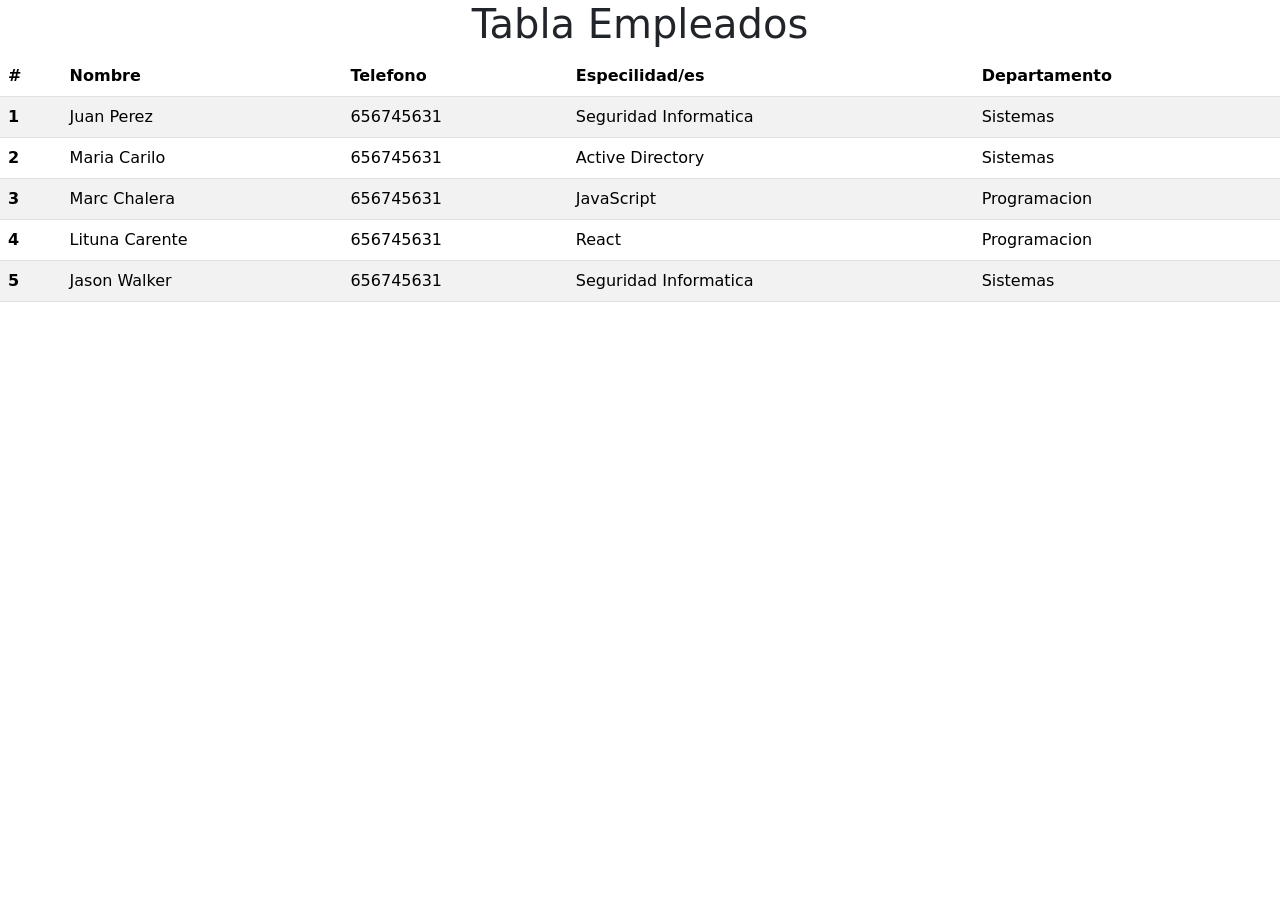
<file: Ex-2/index.html>
<!DOCTYPE html>
<html lang="en">
<head>
    <meta charset="UTF-8">
    <meta http-equiv="X-UA-Compatible" content="IE=edge">
    <meta name="viewport" content="width=device-width, initial-scale=1.0">
    <title>Document</title>
    <script defer src="/Ex-2/app.js"></script>
    <link href="https://cdn.jsdelivr.net/npm/bootstrap@5.3.0-alpha1/dist/css/bootstrap.min.css" rel="stylesheet" integrity="sha384-GLhlTQ8iRABdZLl6O3oVMWSktQOp6b7In1Zl3/Jr59b6EGGoI1aFkw7cmDA6j6gD" crossorigin="anonymous">
    
</head>
<body>
    
    <table class="table table-striped table-gray table-hover">
        <thead>
            <h1 class="text-center">Tabla Empleados</h1>
            <tr>
                <th scope="col">#</th>
                <th scope="col">Nombre</th>
                <th scope="col">Telefono</th>
                <th scope="col">Especilidad/es</th>
                <th scope="col">Departamento</th>
              </tr>
        </thead>
        <tbody id="container">

        </tbody>
    </table>

</body>
</html>
</file>
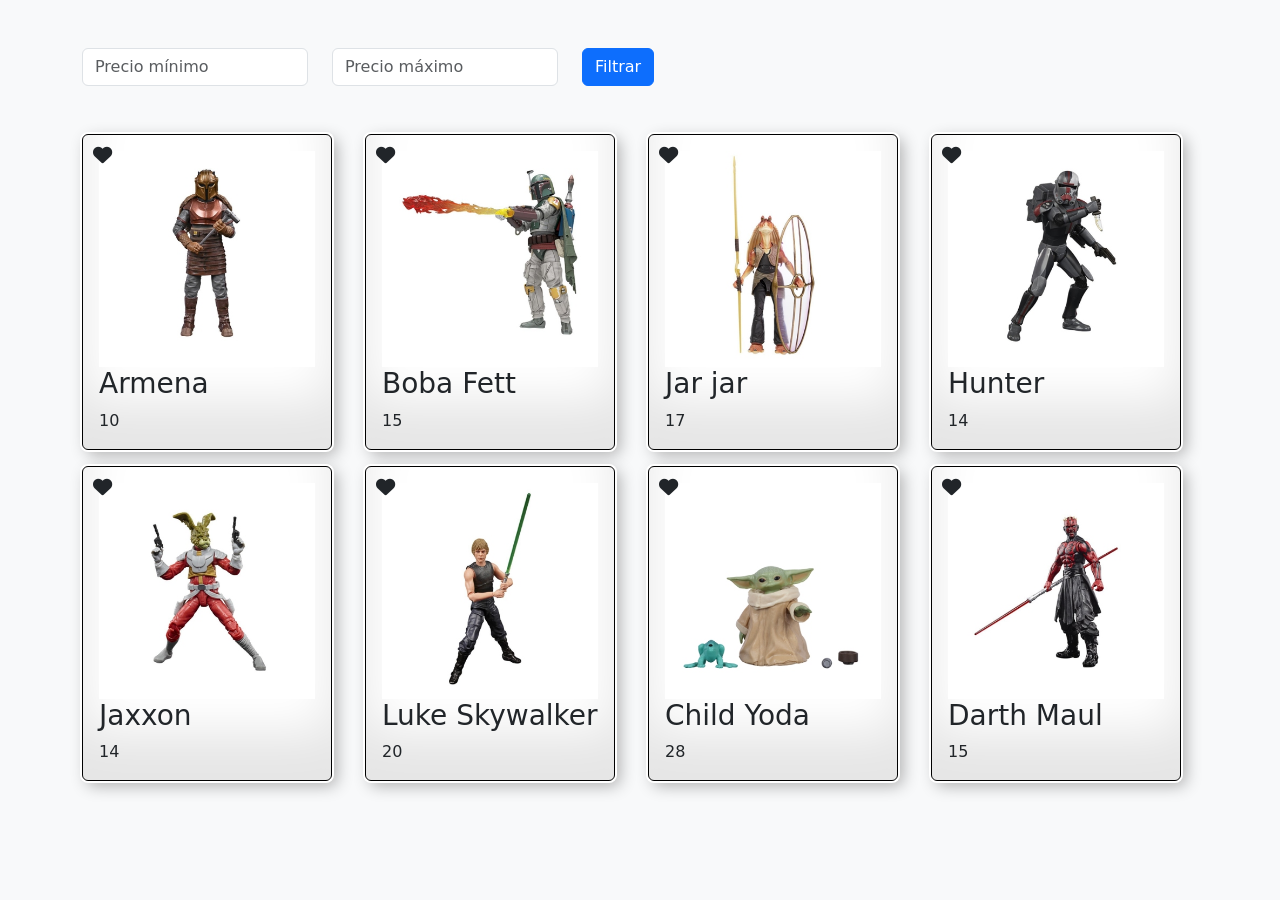
<file: Ex-4.2/index.html>
<!DOCTYPE html>
<html lang="en">

<head>
    <meta charset="UTF-8">
    <meta http-equiv="X-UA-Compatible" content="IE=edge">
    <meta name="viewport" content="width=device-width, initial-scale=1.0">
    <title>Document</title>
    <link rel="stylesheet" href="https://cdnjs.cloudflare.com/ajax/libs/font-awesome/6.0.0-beta3/css/all.min.css"
        integrity="sha512-Fo3rlrZj/k7ujTnHg4CGR2D7kSs0v4LLanw2qksYuRlEzO+tcaEPQogQ0KaoGN26/zrn20ImR1DfuLWnOo7aBA=="
        crossorigin="anonymous" referrerpolicy="no-referrer" />
    <!-- CSS only -->
    <link href="https://cdn.jsdelivr.net/npm/bootstrap@5.1.3/dist/css/bootstrap.min.css" rel="stylesheet"
        integrity="sha384-1BmE4kWBq78iYhFldvKuhfTAU6auU8tT94WrHftjDbrCEXSU1oBoqyl2QvZ6jIW3" crossorigin="anonymous">
    <link rel="stylesheet" href="./css/styles.css">
    <script defer="defer" src="./js/app.js"></script>
    <style>
        .card {
            border: 1px solid #000;
            padding: 1rem;
            width: 250px;
            position: relative;
        }

        .card img {
            width: 100%;
            height: auto;
        }

        .card .favorite {
            position: absolute;
            top: 10px;
            left: 10px;
            z-index: 10;
        }

        .favorite .on {
            color: red;
        }

        #figures-list {
            display: grid;
            grid-template-columns: repeat(4, 1fr);
            gap: 1rem;
        }

        .fa-heart {
            font-size: 1.2rem;
            cursor: pointer;
        }
    </style>
</head>

<body class="container bg-light">
    <section id="filter-form" class="row py-5 justify-content-start">
        <div class="col-auto">
            <input type="number" class="form-control" id="filter-min-price" name="filter-min-price"  placeholder="Precio mínimo"/>
        </div>
        <div class="col-auto">
            <input type="number" class="form-control" id="filter-price" name="filter-price"  placeholder="Precio máximo" />
        </div>
        <div class="col-auto">
            <button type="button" id="btn-filter" class="btn btn-primary">Filtrar</button>
        </div>

    </section>
    <section id="figures-list">
        
    </section>
</body>

</html>
</file>
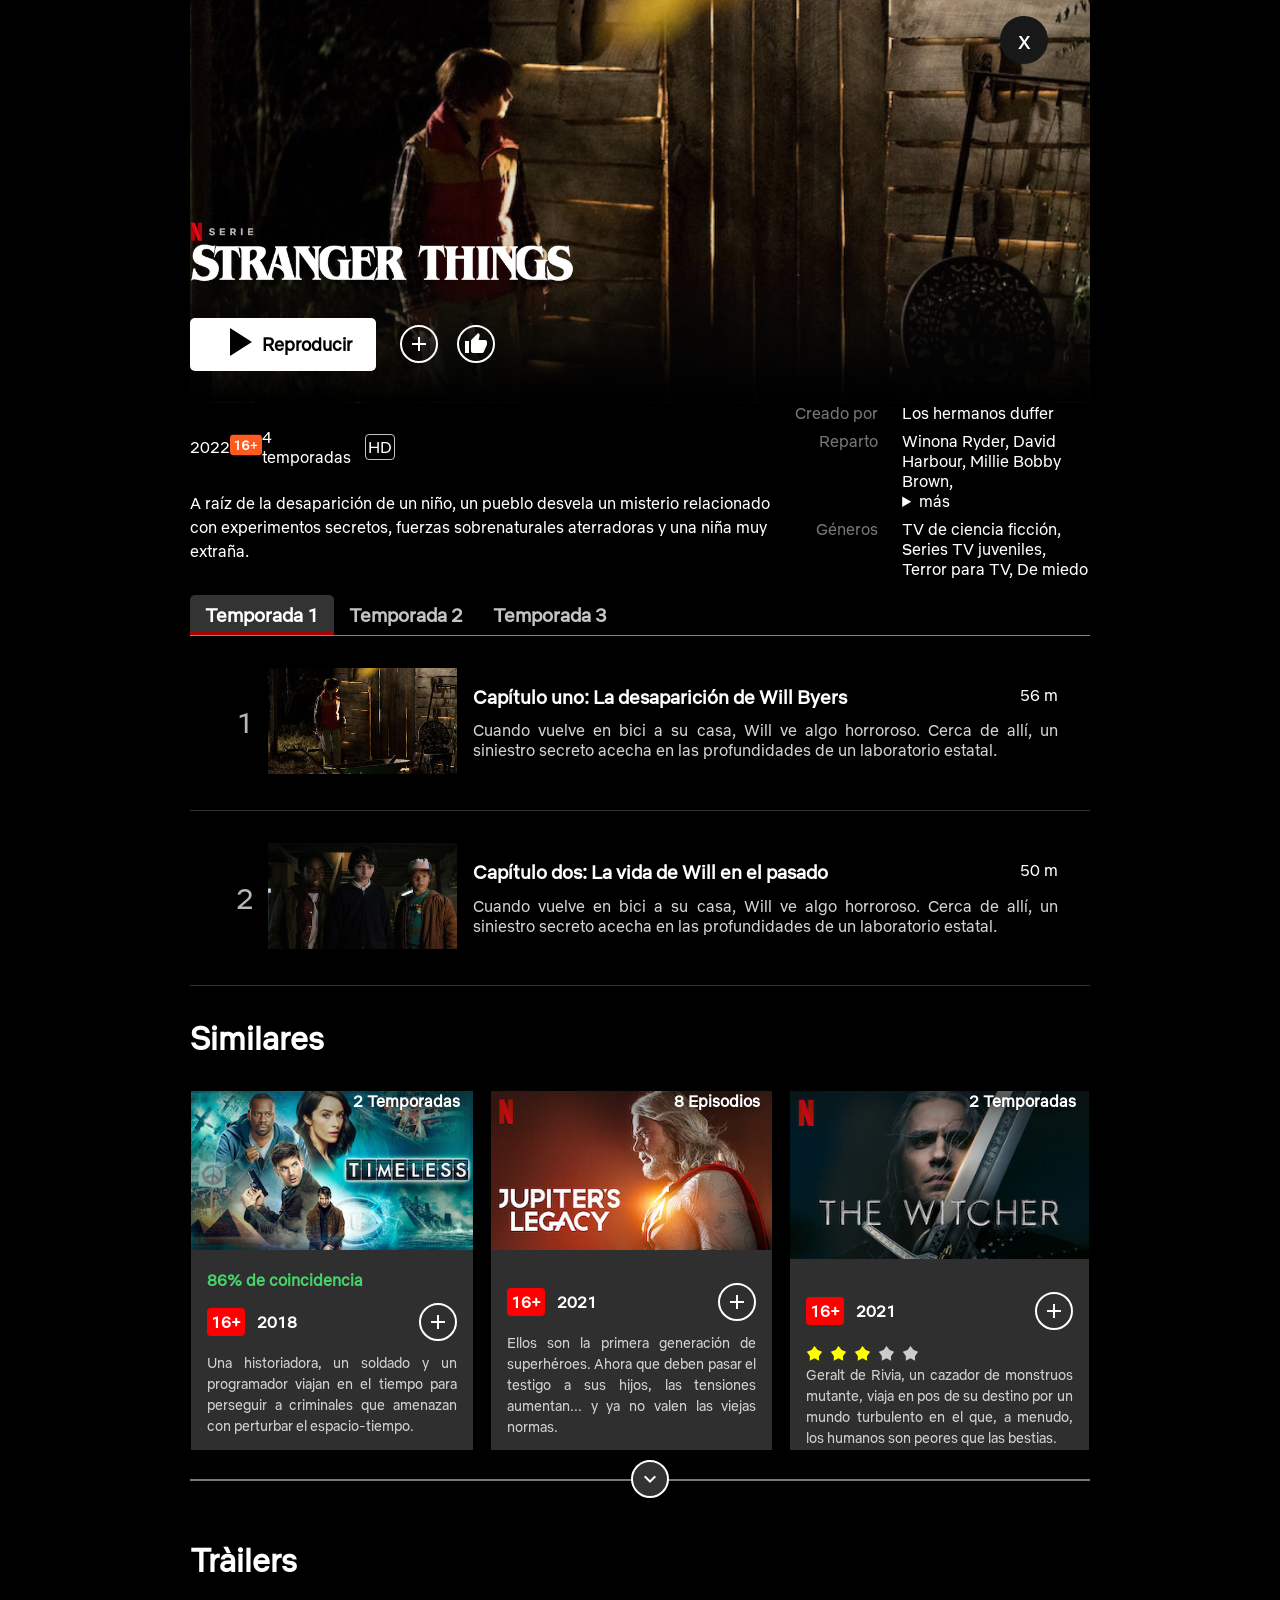
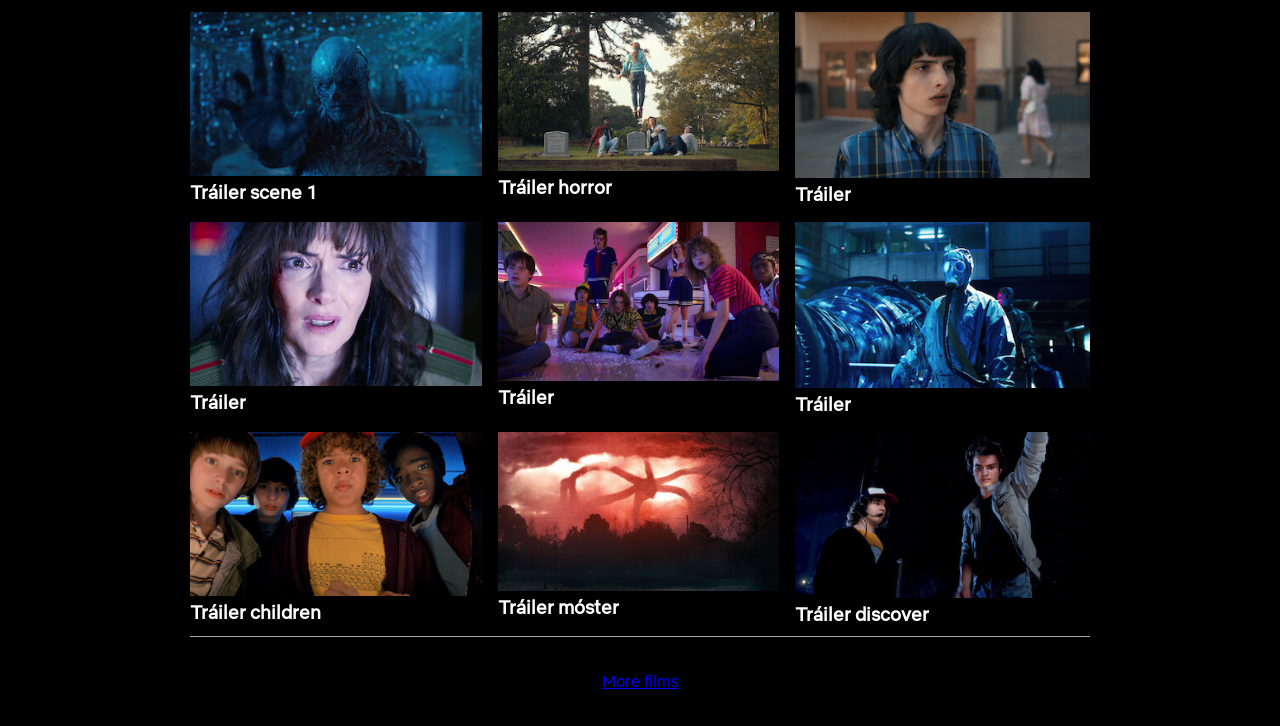
<file: StrangerThings-end/index.html>
<!DOCTYPE html>
<html lang="en">

<head>
    <meta charset="UTF-8">
    <meta http-equiv="X-UA-Compatible" content="IE=edge">
    <meta name="viewport" content="width=device-width, initial-scale=1.0">
    <title>Netflix - Stranger Things</title>
    <link href="https://fonts.googleapis.com/icon?family=Material+Icons" rel="stylesheet">

    <link rel="stylesheet" href="./css/styles.css">
    <script defer src="/StrangerThings-end/js/app.js"></script>
</head>

<body>

    <div id="page">
        <!-- header content -->
        <header>
            <div>
                <img class="logo" src="img/logo.png" alt="" />
            </div>
            <div class="container-buttons">
                <div class="btn-play">
                    <div>
                        <span class="material-icons icon-play">play_arrow</span>
                    </div>
                    <div>Reproducir</div>
                </div>
                <span class="material-icons btn-icon">add</span>
                <span class="material-icons btn-icon">thumb_up</span>
            </div>

        </header>

        <!-- main content -->
        <main>
            <!-- info list content -->
            <section id="main-info">
                <div>
                    <div class="container-features">
                        <div class="year">2022</div>
                        <div class="maturity-rating">
                            <svg viewbox="0 0 158 100" class="svg-icon-maturity">
                                <rect id="Background" width="158" height="100" x="0" y="0" fill="#FF5B20" rx="16.667">
                                </rect>
                                <path id="16+" fill="#FFF" fill-rule="nonzero"
                                    d="M43.867 74.25V26.983L24 32.583v7.8l11.067-3.4V74.25h8.8zm34.8 1c2.933 0 5.689-.656 8.266-1.967 2.578-1.31 4.667-3.189 6.267-5.633 1.6-2.444 2.4-5.333 2.4-8.667 0-2.933-.689-5.555-2.067-7.866A15.175 15.175 0 0088 45.65c-2.311-1.333-4.867-2-7.667-2-2.755 0-5.155.556-7.2 1.667a13.256 13.256 0 00-4.933 4.6c.133-5.2 1.122-9.056 2.967-11.567 1.844-2.511 4.344-3.767 7.5-3.767 3.51 0 5.91 1.267 7.2 3.8h9c-1.156-3.689-3.078-6.533-5.767-8.533-2.689-2-6.211-3-10.567-3-3.733 0-7.033.944-9.9 2.833-2.866 1.89-5.1 4.611-6.7 8.167-1.6 3.556-2.4 7.867-2.4 12.933 0 7.823 1.7 13.856 5.1 18.1 3.4 4.245 8.078 6.367 14.034 6.367zm-.467-7.733c-1.556 0-3-.356-4.333-1.067-1.334-.711-2.39-1.689-3.167-2.933-.778-1.245-1.167-2.645-1.167-4.2 0-1.6.39-3.023 1.167-4.267a8.55 8.55 0 013.133-2.967c1.311-.733 2.767-1.1 4.367-1.1 2.444 0 4.5.8 6.167 2.4 1.666 1.6 2.5 3.578 2.5 5.934 0 2.4-.834 4.366-2.5 5.9-1.667 1.533-3.723 2.3-6.167 2.3zm43.667.866V55.517h12v-7.134h-12V35.517h-7.4v12.866h-12v7.134h12v12.866h7.4z">
                                </path>
                            </svg>
                        </div>
                        <div class="temp">4 temporadas</div>
                        <div class="player-feature">HD</div>
                    </div>
                    <div class="desc">
                        <p>
                            A raíz de la desaparición de un niño, un pueblo desvela un misterio relacionado con
                            experimentos
                            secretos, fuerzas sobrenaturales aterradoras y una niña muy extraña.
                        </p>
                    </div>
                </div>

                <div class="cast">
                    <dl>
                        <dt>Creado por</dt>
                        <dd>Los hermanos duffer
                        </dd>
                        <dt>Reparto</dt>
                        <dd>Winona
                            Ryder, David Harbour, Millie Bobby Brown,

                            <details>
                                <summary>más</summary>
                                <p>Noah Schnapp, Sadie Sink, Natalia Dyer, Charlie Heaton, Joe keery, Maya Hawke</p>
                            </details>
                        </dd>
                        <dt>Géneros</dt>
                        <dd>TV de
                            ciencia ficción, Series TV juveniles, Terror para TV, De miedo</dd>
                    </dl>
                </div>
            </section>

            <!-- Navitation bar -->
            <nav id="nav-temporada">
                <a href="#" class="active">Temporada 1</a>
                <a href="#">Temporada 2</a>
                <a href="#">Temporada 3</a>
                <a href="#">Temporada 4</a>
            </nav>

             <!-- episodes list content -->
            <section class="episodes">
                <h2>Episodios</h2>

                <article class="item-episode">
                    <div class="number">1</div>
                    <div class="play-episode">
                        <img src="img/episode-1.jpg" alt="">
                        <progress value="30" max="100"> 32% </progress>
                        <div class="play-episode-icon"></div>
                    </div>
                    <div class="desc">
                        <div class="container-title">
                            <h3>Capítulo uno: La desaparición de Will Byers</h3>
                            <div class="duration">56 min</div>
                        </div>
                        <p>Cuando vuelve en bici a su casa, Will ve algo horroroso. Cerca de allí, un siniestro secreto
                            acecha en las profundidades de un laboratorio estatal.</p>
                    </div>
                </article>

                <article class="item-episode">
                    <div class="number">2</div>
                    <div class="play-episode">
                        <img src="img/episode-2.jpg" alt="">
                        <div class="play-episode-icon"></div>
                    </div>
                    <div class="desc">
                        <div class="container-title">
                            <h3>Capítulo uno: La desaparición de Will Byers</h3>
                            <div class="duration">56 min</div>
                        </div>
                        <p>Cuando vuelve en bici a su casa, Will ve algo horroroso. Cerca de allí, un siniestro secreto
                            acecha en las profundidades de un laboratorio estatal.</p>
                    </div>
                </article>

                <article class="item-episode">
                    <div class="number">3</div>
                    <div class="play-episode">
                        <img src="img/episode-3.jpg" alt="">
                        <div class="play-episode-icon"></div>
                    </div>
                    <div class="desc">
                        <div class="container-title">
                            <h3>Capítulo uno: La desaparición de Will Byers</h3>
                            <div class="duration">56 min</div>
                        </div>
                        <p>Cuando vuelve en bici a su casa, Will ve algo horroroso. Cerca de allí, un siniestro secreto
                            acecha en las profundidades de un laboratorio estatal.</p>
                    </div>
                </article>

            </section>

            <section>
                <h2>Similares</h2>
                <input type="checkbox" name="open" id="open">
                <div class="grid-similares">
                    <!-- Timeless -->
                    <article class="card">

                        <div class="season">2 temporadas</div>
                        <img src="./img/similar-timeless.jpg" alt="">
                        <div class="container">
                            <div class="coincidencia">86% de coincidencia</div>
                            <div class="info-card-container">
                                <div>
                                    <span class="pegi age-16">16+</span>
                                    <span class="year">2018</span>
                                </div>
                                <div class="tooltip">
                                    <div class="tooltiptext">Añadir</div>
                                    <span class="material-icons btn-icon">add</span>
                                </div>
                            </div>
                            <p>Una historiadora, un soldado y un programador viajan en el tiempo para perseguir a
                                criminales que amenazan con perturbar el espacio-tiempo.</p>
                        </div>
                    </article>


                    <article class="card">
                        <div class="season">8 episodios</div>
                        <img src="./img/similars-2.jpg" alt="">
                        <div class="container">
                            <div class="info-card-container">
                                <div>
                                    <span class="pegi age-16">16+</span>
                                    <span class="year">2021</span>
                                </div>
                                <div>
                                    <span class="material-icons btn-icon">add</span>
                                </div>
                            </div>
                            <p>Ellos son la primera generación de superhéroes. Ahora que deben pasar el testigo a sus
                                hijos, las tensiones aumentan... y ya no valen las viejas normas.</p>
                        </div>
                    </article>
                    <!-- The witcher -->

                    <article class="card">
                        <div class="season">2 temporadas</div>
                        <img src="./img/similar-the-witcher.jpg" alt="">
                        <div class="container">
                            <div class="info-card-container">
                                <div>
                                    <span class="pegi age-16">16+</span>
                                    <span class="year">2021</span>
                                </div>
                                <div>
                                    <span class="material-icons btn-icon">add</span>
                                </div>
                            </div>
                            <div class="score">
                                <div class="star"></div>
                                <div class="star"></div>
                                <div class="star"></div>
                                <div class="star-off"></div>
                                <div class="star-off"></div>
                            </div>
                            <p>Geralt de Rivia, un cazador de monstruos mutante, viaja en pos de su destino por un mundo
                                turbulento en el que, a menudo, los humanos son peores que las bestias.</p>
                        </div>
                    </article>

                    <!-- Sombra hueso -->
                    <article class="card">
                        <div class="season">1 temporada</div>
                        <img src="./img/similar-sombra-hueso.jpg" alt="">
                        <div class="container">
                            <div class="info-card-container">
                                <div>
                                    <span class="pegi age-12">12+</span>
                                    <span class="year">2021</span>
                                </div>
                                <div>
                                    <span class="material-icons btn-icon">add</span>
                                </div>
                            </div>
                            <p>Fuerzas siniestras conspiran contra la cartógrafa huérfana Alina Starkov cuando desata un
                                poder mágico capaz de cambiar el destino de su mundo, asolado por la guerra.</p>
                        </div>
                    </article>

                    <!-- Gotham -->
                    <article class="card">
                        <div class="season">5 temporadas</div>
                        <img src="./img/similar-gotham.jpg" alt="">
                        <div class="container">
                            <div class="coincidencia">89% de coincidencia</div>
                            <div class="info-card-container">
                                <div>
                                    <span class="pegi age-16">16+</span>
                                    <span class="year">2019</span>
                                </div>
                                <div>
                                    <span class="material-icons btn-icon">add</span>
                                </div>
                            </div>
                            <p>Mucho antes de ser inspector, el policía principiante James Gordon se enfrenta al crimen
                                y corrupción de Gotham City para vengar la muerte de los padres de Bruce Wayne.</p>
                        </div>
                    </article>

                    <!-- Ollie -->
                    <article class="card">
                        <div class="season">Miniserie</div>
                        <img src="./img/similar-ollie.jpg" alt="">
                        <div class="container">
                            <div class="info-card-container">
                                <div>
                                    <span class="pegi age-7">7+</span>
                                    <span class="year">2022</span>
                                </div>
                                <div>
                                    <span class="material-icons btn-icon">add</span>
                                </div>
                            </div>
                            <p>Un conejo hecho de retales, con grandes orejas y recuerdos borrosos, emprende una
                                búsqueda épica de su mejor amigo: el niño al que quiere con todo su corazón.</p>
                        </div>
                    </article>

                    <!-- La tierra -->
                    <article class="card">
                        <div class="season">7 temporadas</div>
                        <img src="./img/similars-los100.jpg" alt="">
                        <div class="container">
                            <div class="info-card-container">
                                <div>
                                    <span class="pegi age-16">16+</span>
                                    <span class="year">2020</span>
                                </div>
                                <div>
                                    <span class="material-icons btn-icon">add</span>
                                </div>
                            </div>
                            <p>Un siglo después de que la Tierra resultase devastada por un apocalipsis nuclear, 100
                                habitantes de una estación espacial vuelven al planeta a comprobar si es habitable.</p>
                        </div>
                    </article>

                    <!-- Lost in space -->
                    <article class="card">
                        <div class="season">3 temporadas</div>
                        <img src="./img/similars-lost-in-space.jpg" alt="">
                        <div class="container">
                            <div class="info-card-container">
                                <div>
                                    <span class="pegi age-7">7+</span>
                                    <span class="year">2021</span>
                                </div>
                                <div>
                                    <span class="material-icons btn-icon">add</span>
                                </div>
                            </div>
                            <p>Tras un aterrizaje forzoso en un planeta desconocido, la familia Robinson lucha
                                desesperadamente por sobrevivir y escapar, pero está rodeada de peligros ocultos.</p>
                        </div>
                    </article>

                    <!-- black summer -->
                    <article class="card">
                        <div class="season">2 temporadas</div>
                        <img src="./img/similar-black-summer.jpg" alt="" />
                        <div class="container">
                            <div class="info-card-container">
                                <div>
                                    <span class="pegi age-18">18+</span>
                                    <span class="year">2021</span>
                                </div>
                                <div>
                                    <span class="material-icons btn-icon">add</span>
                                </div>
                            </div>
                            <p>En los primeros y confusos días de un apocalipsis zombi, completos desconocidos deben
                                aliarse para hacerse fuertes y regresar con sus seres queridos.</p>
                        </div>
                    </article>


                </div>
                <div class="separation">
                    <label for="open"><span class="material-icons btn-icon">expand_more</span></label>
                </div>
            </section>

            <section>
                <h2>Tràilers</h2>
                <div class="grid-trailer">
                    <div class="trailer">
                        <img src="./img/trailer-1.jpg" alt="">
                        <h3>Tráiler scene 1</h3>
                    </div>
                    <div class="trailer">
                        <img src="./img/trailer-2.jpg" alt="">
                        <h3>Tráiler horror</h3>
                    </div>
                    <div class="trailer">
                        <img src="./img/trailer-3.jpg" alt="">
                        <h3>Tráiler</h3>
                    </div>
                    <div class="trailer">
                        <img src="./img/trailer-4.jpg" alt="">
                        <h3>Tráiler</h3>
                    </div>
                    <div class="trailer">
                        <img src="./img/trailer-5.jpg" alt="">
                        <h3>Tráiler</h3>
                    </div>
                    <div class="trailer">
                        <img src="./img/trailer-6.jpg" alt="">
                        <h3>Tráiler</h3>
                    </div>
                    <div class="trailer">
                        <img src="./img/trailer-7.jpg" alt="">
                        <h3>Tráiler children</h3>
                    </div>
                    <div class="trailer">
                        <img src="./img/trailer-8.jpg" alt="">
                        <h3>Tráiler móster</h3>
                    </div>
                    <div class="trailer">
                        <img src="./img/trailer-9.jpg" alt="">
                        <h3>Tráiler discover</h3>
                    </div>
                </div>
            </section>
        </main>
        <footer>
            <a href="#">More films</a>

        </footer>

    </div>

</body>

</html>
</file>
<file: Ex-4.2/css/styles.css>
.card{
    box-shadow: inset 0 -3em 3em rgba(0, 0, 0, 0.1), 0 0 0 2px rgb(255, 255, 255),
    0.3em 0.3em 1em rgba(0, 0, 0, 0.3);
}
</file>
<file: StrangerThings-end/css/styles.css>
@import url('./header.css');
@import url('./main-info.css');
@import url('./episode.css');
@import url('./card.css');
@import url('./navigation.css');
@import url('./separation.css');
*{
    box-sizing: border-box;
    padding: 0;
    margin:0;
}
@font-face { 
    font-family: Netflix-Sans; 
    src: url("../fonts/NetflixSans_W_Rg.woff2");
}
@font-face { 
    font-family: Netflix-icons; 
    src: url("../fonts/nf-icon-v1-93.woff");
}
:root{
   /* text-color:--var*/
}
body{
    background-color: black;
    color:white;
    display: flex;
    justify-content: center;
    font-size: 16px;
    font-family: Netflix-Sans;
}

#page{
    max-width: 900px;
}
/* General */
img{
    width: 100%;
}

.svg-icon-maturity{
    height: 2rem;
    width: 2rem;
}
h2{
    font-size: 2rem;
    padding:2rem 0;
}
.btn-icon{
    padding: 5px;
    display: block;
    margin-left: 1.2rem;
    border-radius: 50%;
    border: 2px solid white;
    
}

.grid-similares{
    display: grid;
    grid-template-columns: auto auto auto;
    gap:1rem;
    height: 40vh;
    max-height: 40vh;
    overflow: hidden;
    transition: height 0.8s ease-in;
    /* background-color: #777; */
    
}
.grid-trailer{
    display: grid;
    grid-template-columns: repeat(3, auto);
    gap:1rem;
}

footer{
    display: flex;
    justify-content: center;
    align-items: center;
    height: 10vh;
    border-top: 1px solid #aaa8a8;
    margin-top: 10px;
}
</file>
